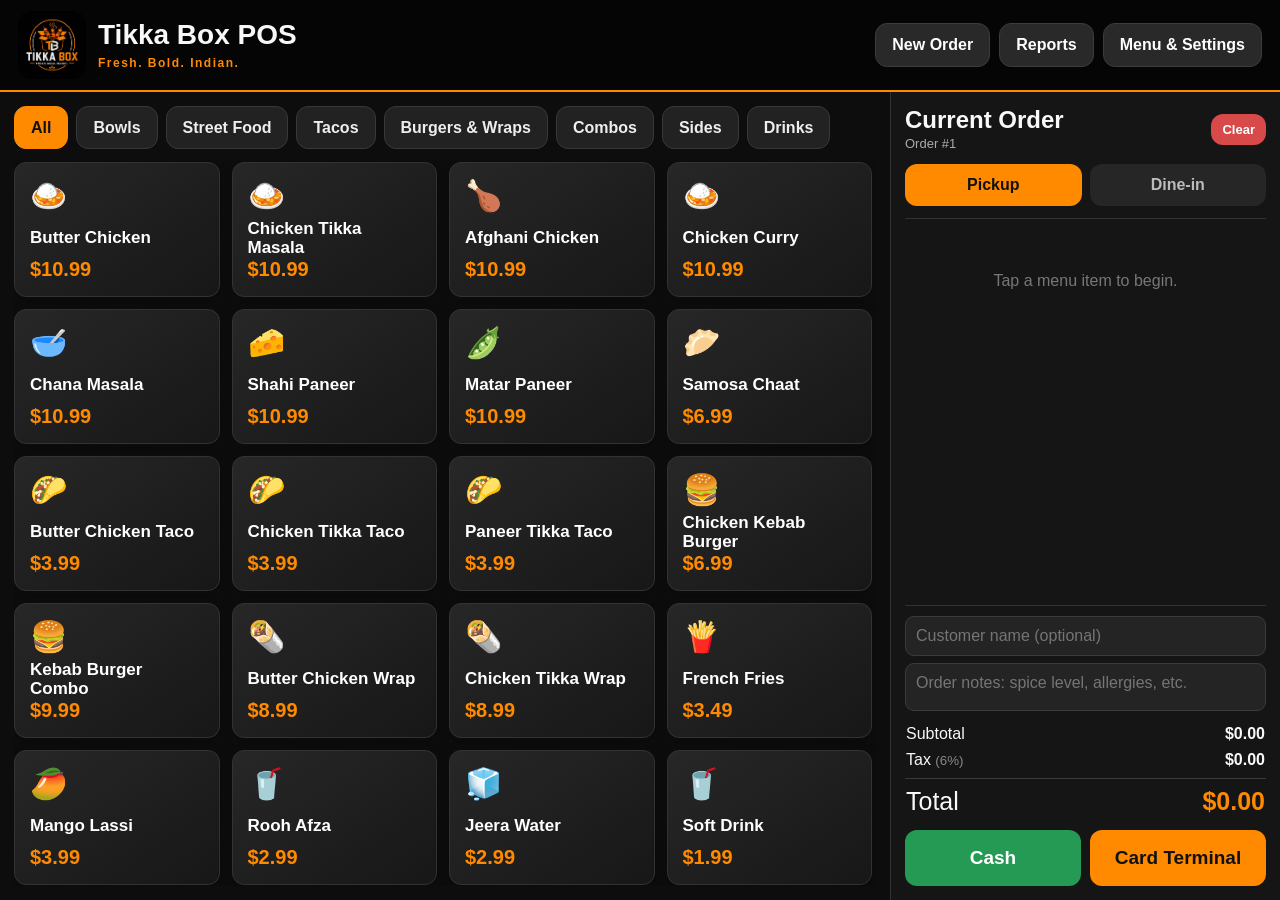
<file: index.html>
<!DOCTYPE html>
<html lang="en">
<head>
  <meta charset="UTF-8" />
  <meta name="viewport" content="width=device-width, initial-scale=1, viewport-fit=cover" />
  <meta name="theme-color" content="#111111" />
  <meta name="apple-mobile-web-app-capable" content="yes" />
  <meta name="apple-mobile-web-app-status-bar-style" content="black-translucent" />
  <meta name="apple-mobile-web-app-title" content="Tikka Box POS" />
  <title>Tikka Box POS</title>
  <link rel="manifest" href="manifest.webmanifest" />
  <link rel="apple-touch-icon" href="tikka-box-logo.png" />
  <link rel="stylesheet" href="styles.css" />
</head>
<body>
  <header class="topbar">
    <div class="brand">
      <img src="tikka-box-logo.png" alt="Tikka Box logo" />
      <div>
        <h1>Tikka Box POS</h1>
        <p>Fresh. Bold. Indian.</p>
      </div>
    </div>
    <div class="top-actions">
      <button class="ghost" id="newOrderBtn">New Order</button>
      <button class="ghost" id="reportsBtn">Reports</button>
      <button class="ghost" id="manageBtn">Menu & Settings</button>
    </div>
  </header>

  <main class="layout">
    <section class="menu-panel">
      <div class="category-tabs" id="categoryTabs"></div>
      <div class="menu-grid" id="menuGrid"></div>
    </section>

    <aside class="cart-panel">
      <div class="cart-heading">
        <div>
          <h2>Current Order</h2>
          <span id="orderNumber">Order #1</span>
        </div>
        <button class="danger small" id="clearCartBtn">Clear</button>
      </div>

      <div class="order-type">
        <button class="toggle active" data-order-type="Pickup">Pickup</button>
        <button class="toggle" data-order-type="Dine-in">Dine-in</button>
      </div>

      <div class="cart-items" id="cartItems">
        <div class="empty-state">Tap a menu item to begin.</div>
      </div>

      <div class="notes">
        <input id="customerName" placeholder="Customer name (optional)" />
        <textarea id="orderNotes" placeholder="Order notes: spice level, allergies, etc."></textarea>
      </div>

      <div class="totals">
        <div><span>Subtotal</span><strong id="subtotal">$0.00</strong></div>
        <div><span>Tax <small id="taxRateLabel"></small></span><strong id="tax">$0.00</strong></div>
        <div class="grand-total"><span>Total</span><strong id="total">$0.00</strong></div>
      </div>

      <div class="payment-buttons">
        <button class="pay cash" id="cashBtn">Cash</button>
        <button class="pay card" id="cardBtn">Card Terminal</button>
      </div>
    </aside>
  </main>

  <dialog id="cashDialog">
    <form method="dialog" class="dialog-card">
      <h2>Cash Payment</h2>
      <div class="amount-due">Amount due: <strong id="cashAmountDue">$0.00</strong></div>
      <label>Cash received
        <input id="cashReceived" type="number" step="0.01" inputmode="decimal" placeholder="0.00" />
      </label>
      <div class="quick-cash" id="quickCash"></div>
      <div class="change-row">Change: <strong id="changeDue">$0.00</strong></div>
      <div class="dialog-actions">
        <button value="cancel" class="ghost">Cancel</button>
        <button type="button" id="completeCashBtn" class="primary">Complete Sale</button>
      </div>
    </form>
  </dialog>

  <dialog id="cardDialog">
    <form method="dialog" class="dialog-card">
      <h2>Card Terminal</h2>
      <p>Charge <strong id="cardAmountDue">$0.00</strong> on your Square, Clover, or other card terminal.</p>
      <div class="terminal-note">
        This first version records the payment in the POS. Direct card processing requires your payment-provider account and developer credentials.
      </div>
      <div class="dialog-actions">
        <button value="cancel" class="ghost">Cancel</button>
        <button type="button" id="completeCardBtn" class="primary">Payment Approved</button>
      </div>
    </form>
  </dialog>

  <dialog id="receiptDialog">
    <div class="dialog-card receipt-dialog">
      <div id="receiptPreview"></div>
      <div class="dialog-actions wrap">
        <button class="ghost" id="closeReceiptBtn">Close</button>
        <button class="ghost" id="printKitchenBtn">Print Kitchen Ticket</button>
        <button class="primary" id="printReceiptBtn">Print Receipt</button>
      </div>
    </div>
  </dialog>

  <dialog id="reportsDialog">
    <div class="dialog-card wide">
      <div class="dialog-title-row">
        <h2>Sales Reports</h2>
        <button class="ghost small" id="closeReportsBtn">Close</button>
      </div>
      <div class="report-cards">
        <div><span>Today's Sales</span><strong id="todaySales">$0.00</strong></div>
        <div><span>Orders</span><strong id="todayOrders">0</strong></div>
        <div><span>Cash</span><strong id="todayCash">$0.00</strong></div>
        <div><span>Card</span><strong id="todayCard">$0.00</strong></div>
      </div>
      <div class="report-table-wrap">
        <table>
          <thead><tr><th>Time</th><th>Order</th><th>Payment</th><th>Total</th></tr></thead>
          <tbody id="reportRows"></tbody>
        </table>
      </div>
      <div class="dialog-actions">
        <button class="danger" id="clearSalesBtn">Clear All Sales Data</button>
        <button class="primary" id="exportSalesBtn">Export CSV</button>
      </div>
    </div>
  </dialog>

  <dialog id="manageDialog">
    <div class="dialog-card wide">
      <div class="dialog-title-row">
        <h2>Menu & Settings</h2>
        <button class="ghost small" id="closeManageBtn">Close</button>
      </div>

      <div class="settings-grid">
        <label>Michigan sales tax %
          <input id="taxRateInput" type="number" step="0.01" min="0" />
        </label>
        <label>Restaurant name
          <input id="restaurantNameInput" />
        </label>
        <label>Phone
          <input id="phoneInput" />
        </label>
        <label>Address
          <input id="addressInput" />
        </label>
      </div>

      <h3>Edit Menu Prices / Availability</h3>
      <div id="menuEditor" class="menu-editor"></div>

      <div class="dialog-actions">
        <button class="ghost" id="resetMenuBtn">Reset Default Menu</button>
        <button class="primary" id="saveSettingsBtn">Save Changes</button>
      </div>
    </div>
  </dialog>

  <div id="toast" class="toast"></div>
  <script src="app.js"></script>
</body>
</html>
</file>
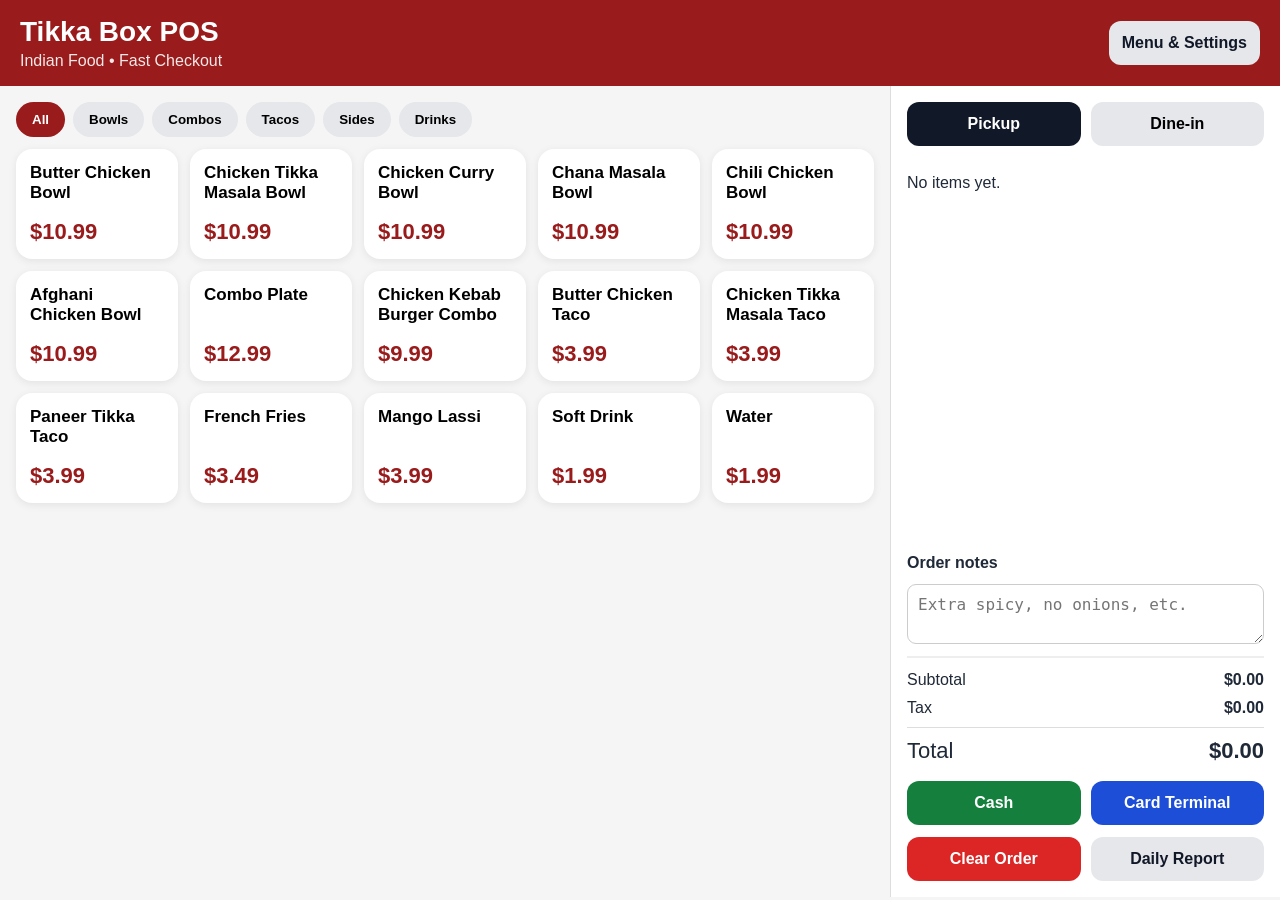
<file: tikka-box-pos/index.html>
<!DOCTYPE html>
<html lang="en">
<head>
  <meta charset="UTF-8" />
  <meta name="viewport" content="width=device-width, initial-scale=1, viewport-fit=cover" />
  <meta name="theme-color" content="#b91c1c" />
  <title>Tikka Box POS</title>
  <link rel="manifest" href="manifest.json" />
  <link rel="stylesheet" href="styles.css" />
</head>
<body>
  <header class="topbar">
    <div>
      <h1>Tikka Box POS</h1>
      <p>Indian Food • Fast Checkout</p>
    </div>
    <button id="settingsBtn" class="secondary">Menu & Settings</button>
  </header>

  <main class="layout">
    <section class="menu-panel">
      <div id="categoryTabs" class="tabs"></div>
      <div id="menuGrid" class="menu-grid"></div>
    </section>

    <aside class="cart-panel">
      <div class="order-type">
        <button class="type-btn active" data-type="Pickup">Pickup</button>
        <button class="type-btn" data-type="Dine-in">Dine-in</button>
      </div>

      <div id="cartItems" class="cart-items"></div>

      <label class="field-label" for="orderNotes">Order notes</label>
      <textarea id="orderNotes" placeholder="Extra spicy, no onions, etc."></textarea>

      <div class="totals">
        <div><span>Subtotal</span><strong id="subtotal">$0.00</strong></div>
        <div><span>Tax</span><strong id="tax">$0.00</strong></div>
        <div class="grand"><span>Total</span><strong id="total">$0.00</strong></div>
      </div>

      <div class="checkout-buttons">
        <button id="cashBtn" class="cash">Cash</button>
        <button id="cardBtn" class="card">Card Terminal</button>
      </div>

      <div class="utility-buttons">
        <button id="clearBtn" class="danger">Clear Order</button>
        <button id="reportBtn" class="secondary">Daily Report</button>
      </div>
    </aside>
  </main>

  <dialog id="cashDialog">
    <form method="dialog" class="dialog-card">
      <h2>Cash Checkout</h2>
      <p>Total due: <strong id="cashTotal">$0.00</strong></p>
      <label>Cash received
        <input id="cashReceived" type="number" min="0" step="0.01" inputmode="decimal" />
      </label>
      <p>Change: <strong id="changeDue">$0.00</strong></p>
      <div class="dialog-actions">
        <button value="cancel" class="secondary">Cancel</button>
        <button id="completeCashBtn" value="default" class="cash">Complete Sale</button>
      </div>
    </form>
  </dialog>

  <dialog id="settingsDialog">
    <form method="dialog" class="dialog-card wide">
      <h2>Menu & Settings</h2>
      <div class="settings-row">
        <label>Sales tax %
          <input id="taxRateInput" type="number" min="0" max="20" step="0.1" />
        </label>
        <button id="saveTaxBtn" type="button" class="secondary">Save Tax</button>
      </div>

      <h3>Add or edit menu item</h3>
      <input id="editId" type="hidden" />
      <div class="form-grid">
        <label>Name<input id="itemName" type="text" /></label>
        <label>Category<input id="itemCategory" type="text" placeholder="Bowls, Combos..." /></label>
        <label>Price<input id="itemPrice" type="number" min="0" step="0.01" /></label>
        <label class="checkbox-label"><input id="itemSoldOut" type="checkbox" /> Sold out</label>
      </div>
      <div class="dialog-actions left">
        <button id="saveItemBtn" type="button" class="cash">Save Item</button>
        <button id="resetItemBtn" type="button" class="secondary">Clear Form</button>
      </div>

      <h3>Current menu</h3>
      <div id="settingsMenuList" class="settings-list"></div>

      <div class="dialog-actions">
        <button value="cancel" class="secondary">Close</button>
      </div>
    </form>
  </dialog>

  <dialog id="reportDialog">
    <form method="dialog" class="dialog-card wide">
      <h2>Daily Report</h2>
      <div id="reportContent"></div>
      <div class="dialog-actions">
        <button id="exportBtn" type="button" class="secondary">Export CSV</button>
        <button value="cancel" class="secondary">Close</button>
      </div>
    </form>
  </dialog>

  <template id="receiptTemplate">
    <div class="receipt">
      <h2>Tikka Box</h2>
      <p>220 N Beacon Blvd, Grand Haven, MI</p>
      <hr />
      <div class="receipt-body"></div>
      <hr />
      <p>Thank you!</p>
    </div>
  </template>

  <script src="app.js"></script>
</body>
</html>
</file>
<file: styles.css>
:root{
  --orange:#ff8a00;
  --orange-dark:#d96f00;
  --black:#101010;
  --panel:#181818;
  --panel-2:#222;
  --text:#f8f8f8;
  --muted:#aaa;
  --danger:#d84949;
  --green:#249a55;
  --line:#333;
}
*{box-sizing:border-box}
html,body{margin:0;height:100%;font-family:-apple-system,BlinkMacSystemFont,"Segoe UI",sans-serif;background:#0d0d0d;color:var(--text);overflow:hidden}
button,input,textarea{font:inherit}
button{cursor:pointer;-webkit-tap-highlight-color:transparent}
.topbar{height:92px;padding:10px 18px;display:flex;align-items:center;justify-content:space-between;background:#050505;border-bottom:2px solid var(--orange)}
.brand{display:flex;align-items:center;gap:12px}
.brand img{width:68px;height:68px;object-fit:contain;border-radius:14px}
.brand h1{margin:0;font-size:28px;line-height:1}
.brand p{margin:7px 0 0;color:var(--orange);font-weight:700;letter-spacing:1.5px;font-size:12px}
.top-actions{display:flex;gap:9px}
button{border:0;border-radius:12px;padding:12px 16px;font-weight:800}
.ghost{background:#292929;color:#fff;border:1px solid #3c3c3c}
.ghost:active{transform:scale(.98)}
.layout{height:calc(100vh - 92px);display:grid;grid-template-columns:minmax(0,1fr) 390px}
.menu-panel{padding:14px;overflow:hidden;display:flex;flex-direction:column}
.category-tabs{display:flex;gap:8px;overflow-x:auto;padding-bottom:11px}
.category-tabs::-webkit-scrollbar{display:none}
.category-tab{white-space:nowrap;background:#222;color:#eee;border:1px solid #383838}
.category-tab.active{background:var(--orange);color:#111;border-color:var(--orange)}
.menu-grid{display:grid;grid-template-columns:repeat(4,minmax(145px,1fr));gap:12px;overflow:auto;padding:2px 4px 24px 0}
.menu-item{min-height:135px;background:linear-gradient(145deg,#272727,#171717);border:1px solid #333;color:#fff;text-align:left;padding:15px;display:flex;flex-direction:column;justify-content:space-between;box-shadow:0 5px 16px rgba(0,0,0,.2)}
.menu-item:active{transform:scale(.98);border-color:var(--orange)}
.menu-item.sold-out{opacity:.45;filter:grayscale(1)}
.menu-item .emoji{font-size:30px}
.menu-item .item-name{font-size:17px;line-height:1.15;margin-top:6px}
.menu-item .price{color:var(--orange);font-size:20px}
.cart-panel{background:#151515;border-left:1px solid #333;display:flex;flex-direction:column;padding:14px;min-width:0}
.cart-heading{display:flex;align-items:center;justify-content:space-between}
.cart-heading h2{margin:0;font-size:24px}
.cart-heading span{font-size:13px;color:var(--muted)}
.small{padding:8px 11px;font-size:13px}
.danger{background:var(--danger);color:#fff}
.order-type{display:grid;grid-template-columns:1fr 1fr;gap:8px;margin:12px 0}
.toggle{background:#262626;color:#bbb}
.toggle.active{background:var(--orange);color:#111}
.cart-items{flex:1;overflow:auto;border-top:1px solid var(--line);border-bottom:1px solid var(--line);padding:8px 0;min-height:120px}
.empty-state{text-align:center;color:#777;padding:45px 10px}
.cart-row{display:grid;grid-template-columns:1fr auto;gap:8px;padding:10px 3px;border-bottom:1px solid #292929}
.cart-row .name{font-weight:800}
.cart-row .unit{font-size:12px;color:#999;margin-top:4px}
.qty-controls{display:flex;align-items:center;gap:7px}
.qty-controls button{width:32px;height:32px;padding:0;background:#292929;color:#fff}
.qty-controls .remove{background:#4a2525}
.notes{display:grid;gap:7px;padding-top:10px}
input,textarea{width:100%;background:#242424;color:white;border:1px solid #3b3b3b;border-radius:9px;padding:10px}
textarea{resize:none;height:48px}
.totals{padding:10px 0}
.totals>div{display:flex;justify-content:space-between;padding:4px 1px}
.totals small{color:#888}
.grand-total{font-size:25px;border-top:1px solid #3a3a3a;margin-top:5px;padding-top:8px!important}
.grand-total strong{color:var(--orange)}
.payment-buttons{display:grid;grid-template-columns:1fr 1fr;gap:9px}
.pay{font-size:19px;padding:17px 10px}
.cash{background:var(--green);color:#fff}
.card{background:var(--orange);color:#111}
dialog{border:0;padding:0;background:transparent;color:#fff;max-width:96vw}
dialog::backdrop{background:rgba(0,0,0,.78);backdrop-filter:blur(4px)}
.dialog-card{width:min(460px,92vw);background:#181818;border:1px solid #3b3b3b;border-radius:18px;padding:22px;box-shadow:0 22px 70px rgba(0,0,0,.55)}
.dialog-card.wide{width:min(900px,94vw);max-height:88vh;overflow:auto}
.dialog-card h2{margin-top:0}
.dialog-actions{display:flex;justify-content:flex-end;gap:10px;margin-top:18px}
.dialog-actions.wrap{flex-wrap:wrap}
.primary{background:var(--orange);color:#111}
.amount-due,.change-row{font-size:22px;margin:12px 0}
.change-row strong{color:var(--orange)}
.quick-cash{display:flex;gap:8px;flex-wrap:wrap;margin-top:10px}
.quick-cash button{background:#2b2b2b;color:white}
.terminal-note{background:#272727;color:#ccc;border-radius:10px;padding:12px;margin-top:14px;font-size:14px}
.receipt-dialog{width:min(560px,95vw)}
.receipt-paper{background:white;color:#111;padding:24px;font-family:ui-monospace,SFMono-Regular,Menlo,monospace}
.receipt-paper h2,.receipt-paper p{text-align:center;margin:4px 0}
.receipt-line{display:flex;justify-content:space-between;gap:14px;margin:6px 0}
.receipt-rule{border-top:1px dashed #333;margin:10px 0}
.report-cards{display:grid;grid-template-columns:repeat(4,1fr);gap:10px}
.report-cards>div{background:#242424;border-radius:12px;padding:14px}
.report-cards span{display:block;color:#aaa;font-size:13px}
.report-cards strong{font-size:22px;color:var(--orange)}
.report-table-wrap{max-height:390px;overflow:auto;margin-top:16px}
table{width:100%;border-collapse:collapse}
th,td{text-align:left;border-bottom:1px solid #333;padding:10px}
.dialog-title-row{display:flex;justify-content:space-between;align-items:center}
.settings-grid{display:grid;grid-template-columns:repeat(2,1fr);gap:12px;margin-bottom:18px}
.settings-grid label{color:#bbb;font-size:13px}
.menu-editor{display:grid;gap:7px}
.editor-row{display:grid;grid-template-columns:1.7fr .8fr .7fr;gap:9px;align-items:center;background:#232323;padding:9px;border-radius:10px}
.editor-row label{display:flex;align-items:center;gap:7px}
.editor-row input[type=checkbox]{width:22px;height:22px}
.toast{position:fixed;left:50%;bottom:24px;transform:translateX(-50%) translateY(110px);background:#fff;color:#111;padding:12px 18px;border-radius:999px;font-weight:800;transition:.25s;z-index:100}
.toast.show{transform:translateX(-50%) translateY(0)}
@media(max-width:1000px){
  .menu-grid{grid-template-columns:repeat(3,minmax(140px,1fr))}
  .layout{grid-template-columns:minmax(0,1fr) 350px}
  .brand h1{font-size:22px}
}
@media(max-width:760px){
  html,body{overflow:auto}
  .topbar{height:auto;align-items:flex-start;gap:12px;position:sticky;top:0;z-index:5}
  .brand img{width:52px;height:52px}
  .top-actions{flex-wrap:wrap;justify-content:flex-end}
  .top-actions button{padding:9px 10px;font-size:12px}
  .layout{height:auto;display:block}
  .menu-panel{height:58vh}
  .menu-grid{grid-template-columns:repeat(2,minmax(130px,1fr))}
  .cart-panel{min-height:70vh;border-left:0;border-top:2px solid var(--orange)}
  .report-cards{grid-template-columns:repeat(2,1fr)}
  .settings-grid{grid-template-columns:1fr}
}
@media print{
  body *{visibility:hidden}
  #printArea,#printArea *{visibility:visible}
  #printArea{position:absolute;left:0;top:0;width:100%;color:#000;background:#fff}
}
</file>
<file: tikka-box-pos/styles.css>
*{box-sizing:border-box}body{margin:0;font-family:Arial,Helvetica,sans-serif;background:#f5f5f5;color:#1f2937}.topbar{background:#991b1b;color:#fff;padding:16px 20px;display:flex;justify-content:space-between;align-items:center;gap:15px}.topbar h1{margin:0;font-size:28px}.topbar p{margin:4px 0 0;opacity:.9}.layout{display:grid;grid-template-columns:1fr 390px;min-height:calc(100vh - 89px)}.menu-panel{padding:16px}.tabs{display:flex;gap:8px;overflow-x:auto;padding-bottom:12px}.tabs button{white-space:nowrap;border:0;border-radius:999px;padding:10px 16px;background:#e5e7eb;font-weight:700}.tabs button.active{background:#991b1b;color:#fff}.menu-grid{display:grid;grid-template-columns:repeat(auto-fill,minmax(160px,1fr));gap:12px}.menu-item{min-height:110px;border:0;border-radius:16px;background:#fff;box-shadow:0 2px 8px rgba(0,0,0,.08);padding:14px;text-align:left;display:flex;flex-direction:column;justify-content:space-between;font-size:17px;font-weight:700}.menu-item .price{font-size:22px;color:#991b1b}.menu-item.soldout{opacity:.45}.cart-panel{background:#fff;border-left:1px solid #ddd;padding:16px;display:flex;flex-direction:column;gap:12px}.order-type,.checkout-buttons,.utility-buttons{display:grid;grid-template-columns:1fr 1fr;gap:10px}.type-btn,.cash,.card,.secondary,.danger{border:0;border-radius:12px;padding:13px;font-weight:700;font-size:16px}.type-btn{background:#e5e7eb}.type-btn.active{background:#111827;color:#fff}.cash{background:#15803d;color:#fff}.card{background:#1d4ed8;color:#fff}.secondary{background:#e5e7eb;color:#111827}.danger{background:#dc2626;color:#fff}.cart-items{flex:1;min-height:160px;max-height:46vh;overflow:auto}.cart-row{display:grid;grid-template-columns:1fr auto;gap:8px;padding:10px 0;border-bottom:1px solid #eee}.qty{display:flex;align-items:center;gap:8px}.qty button{width:34px;height:34px;border:0;border-radius:8px;font-size:20px}.field-label{font-weight:700}textarea,input{width:100%;padding:10px;border:1px solid #ccc;border-radius:9px;font-size:16px}.totals{border-top:2px solid #eee;padding-top:8px}.totals div{display:flex;justify-content:space-between;padding:5px 0}.totals .grand{font-size:22px;border-top:1px solid #ddd;margin-top:5px;padding-top:10px}dialog{border:0;border-radius:18px;padding:0;max-width:95vw}.dialog-card{padding:22px;width:min(430px,90vw)}.dialog-card.wide{width:min(800px,94vw)}.dialog-actions{display:flex;justify-content:flex-end;gap:10px;margin-top:18px}.dialog-actions.left{justify-content:flex-start}.settings-row{display:flex;gap:10px;align-items:end}.form-grid{display:grid;grid-template-columns:repeat(2,1fr);gap:10px}.checkbox-label{display:flex;align-items:center;gap:8px}.checkbox-label input{width:auto}.settings-list{max-height:300px;overflow:auto;border:1px solid #ddd;border-radius:10px}.settings-item{display:grid;grid-template-columns:1fr auto auto auto;gap:8px;align-items:center;padding:10px;border-bottom:1px solid #eee}.settings-item button{border:0;border-radius:8px;padding:8px 10px}.receipt{font-family:monospace;width:280px}.report-table{width:100%;border-collapse:collapse}.report-table th,.report-table td{border-bottom:1px solid #ddd;padding:8px;text-align:left}@media(max-width:800px){.layout{grid-template-columns:1fr}.cart-panel{border-left:0;border-top:1px solid #ddd}.menu-grid{grid-template-columns:repeat(2,1fr)}.topbar h1{font-size:23px}}@media print{body>*{display:none!important}.print-area{display:block!important;padding:10px}.print-area *{display:block}}
</file>
